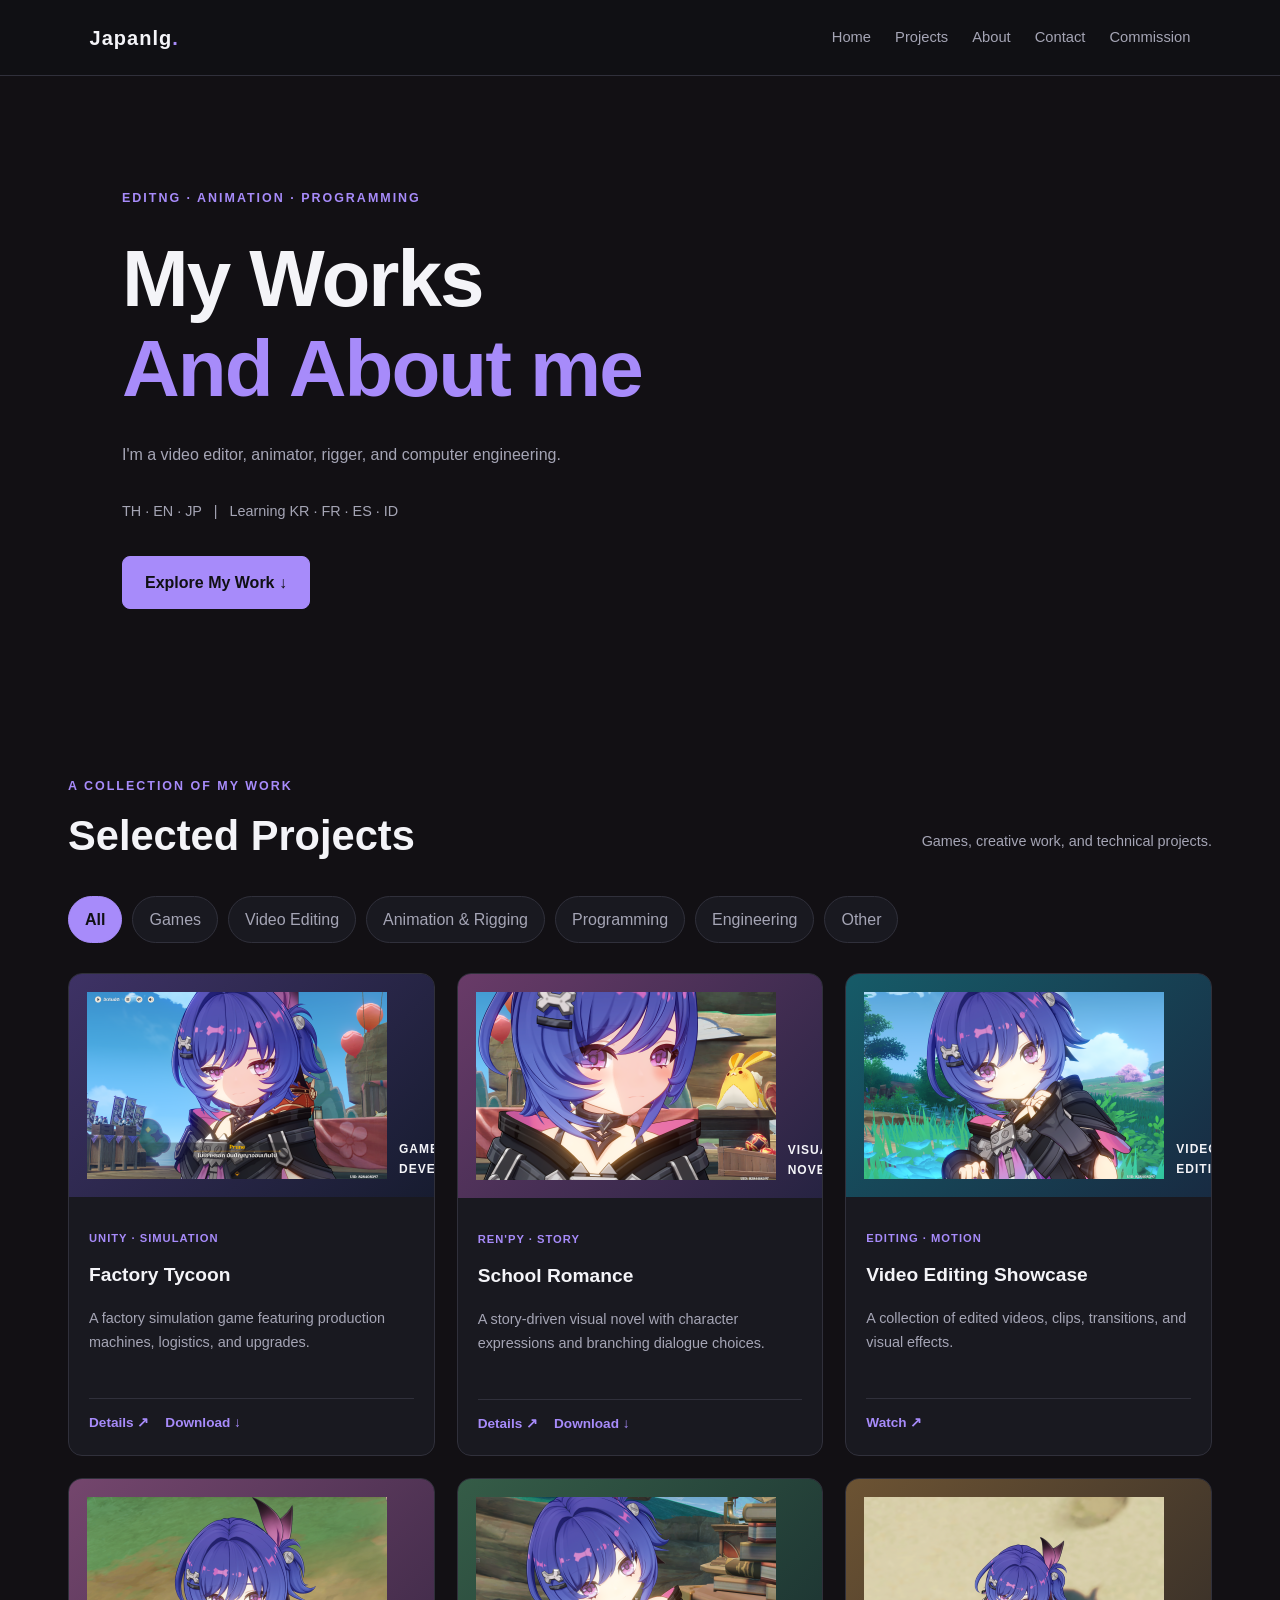
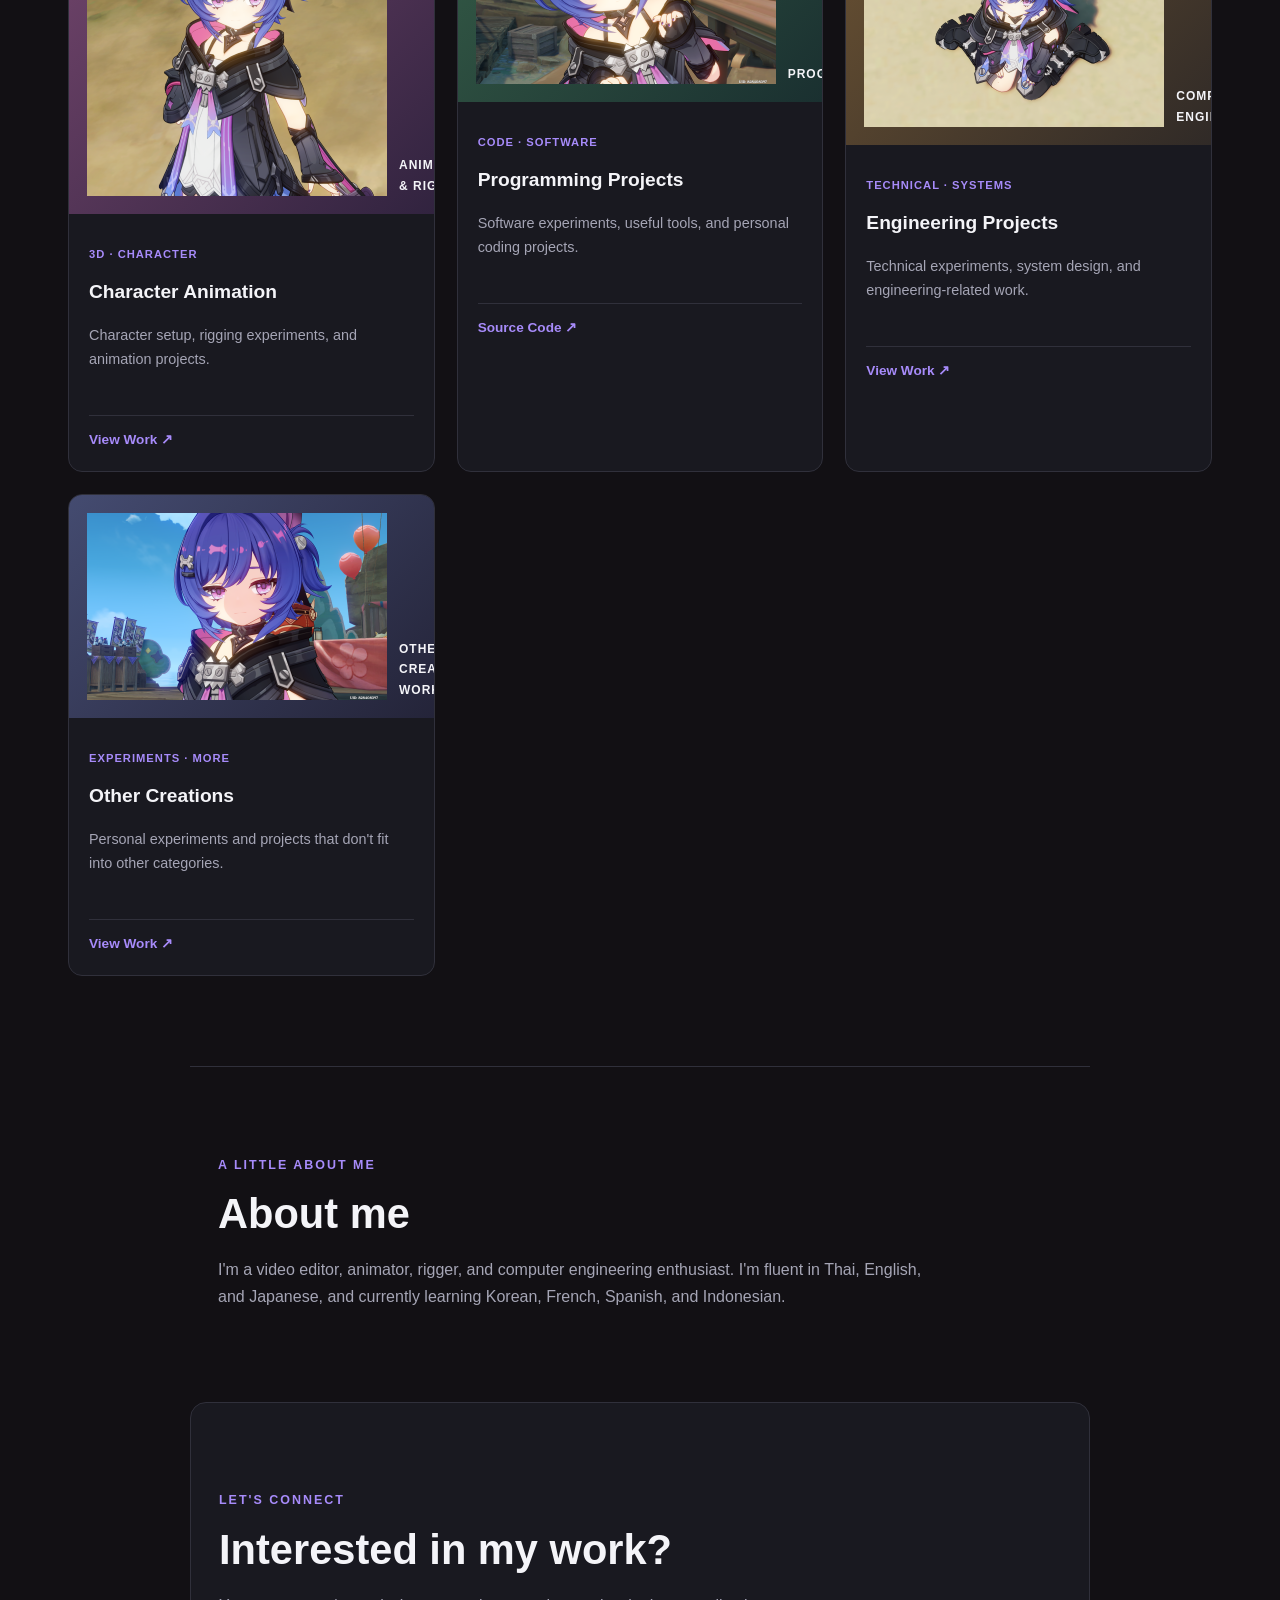
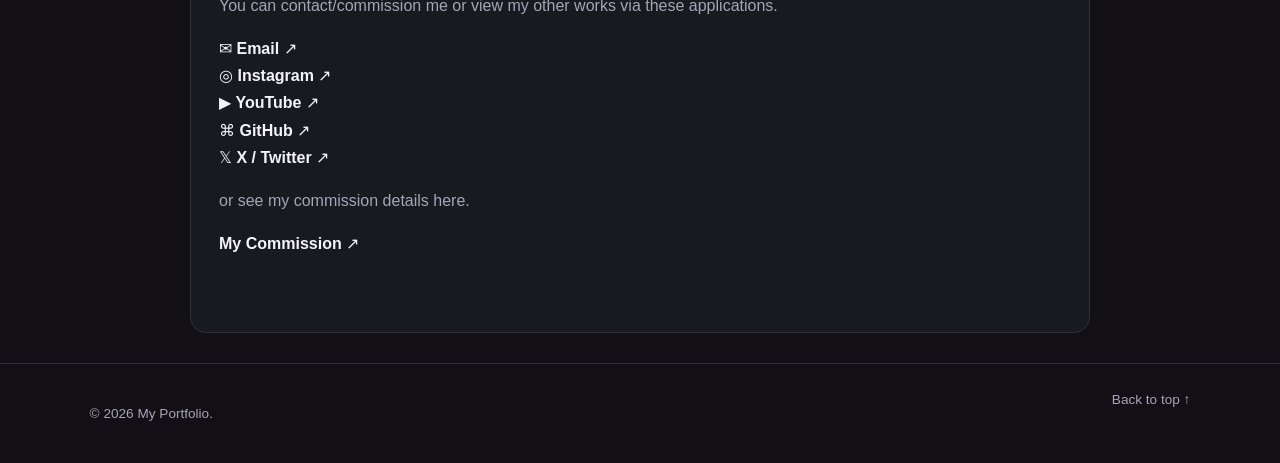
<file: index.html>
<!DOCTYPE html>

<html lang="en">
<head>
    <meta charset="UTF-8">
    <meta name="viewport" content="width=device-width, initial-scale=1.0">

    <meta name="description"
          content="Personal portfolio showcasing games, video editing, animation, rigging, and programming projects.">

    <meta name="theme-color" content="#101014">

    <title>Japanlg Hub</title>

    <link rel="stylesheet" href="style.css">
    <script src="script.js" defer></script>
</head>

<body>

    <!-- Navigation -->
    <header class="navbar">
        <a class="logo" href="#home">Japanlg<span>.</span></a>

        <nav aria-label="Main navigation">
            <a href="#home">Home</a>
            <a href="#projects">Projects</a>
            <a href="#about">About</a>
            <a href="#contact">Contact</a>
            <a href="commission.html">Commission</a>
        </nav>
    </header>

    <main>

        <!-- Hero / Introduction -->
        <section class="hero" id="home">
            <p class="eyebrow">Editng · Animation · Programming</p>

            <h1>
                My Works<br>
                <span>And About me</span>
            </h1>

            <p class="hero-description">
                I'm a video editor, animator, rigger, and computer
                engineering.
            </p>

            <p class="languages">
                TH · EN · JP &nbsp; | &nbsp; Learning KR · FR · ES · ID
            </p>

            <a class="primary-button" href="#projects">
                Explore My Work ↓
            </a>
        </section>

        <!-- Projects -->
        <section class="projects-section" id="projects">

            <div class="section-heading">
                <div>
                    <p class="eyebrow">A COLLECTION OF MY WORK</p>
                    <h2>Selected Projects</h2>
                </div>

                <p class="section-description">
                    Games, creative work, and technical projects.
                </p>
            </div>

            <!-- Filter buttons -->
            <div class="filters" aria-label="Filter projects">
                <button class="filter-button active"
                        data-filter="all"
                        aria-pressed="true">
                    All
                </button>

                <button class="filter-button"
                        data-filter="game"
                        aria-pressed="false">
                    Games
                </button>

                <button class="filter-button"
                        data-filter="video"
                        aria-pressed="false">
                    Video Editing
                </button>

                <button class="filter-button"
                        data-filter="animation"
                        aria-pressed="false">
                    Animation & Rigging
                </button>

                <button class="filter-button"
                        data-filter="code"
                        aria-pressed="false">
                    Programming
                </button>

                <button class="filter-button"
                        data-filter="engineering"
                        aria-pressed="false">
                    Engineering
                </button>

                <button class="filter-button"
                        data-filter="other"
                        aria-pressed="false">
                    Other
                </button>
            </div>

            <!-- Project cards -->
            <div class="project-grid" id="project-grid">

                <article class="project-card" data-category="game">
                    <div class="project-art art-game">
                        <img src="images/aa (1).png"
                            alt="Factory Tycoon game">
                        <span>GAME DEVELOPMENT</span>
                        <strong>01</strong>
                    </div>

                    <div class="project-info">
                        <p class="project-category">UNITY · SIMULATION</p>
                        <h3>Factory Tycoon</h3>
                        <p>
                            A factory simulation game featuring
                            production machines, logistics, and upgrades.
                        </p>
                        <div class="project-links">
                            <a href="#contact">Details ↗</a>
                            <a href="downloads/factory-tycoon.zip"
                               download>Download ↓</a>
                        </div>
                    </div>
                </article>

                <article class="project-card" data-category="game">
                    <div class="project-art art-visual-novel">
                        <img src="images/aa (2).png"
                            alt="School Romance visual novel">
                        <span>VISUAL NOVEL</span>
                        <strong>02</strong>
                    </div>

                    <div class="project-info">
                        <p class="project-category">REN'PY · STORY</p>
                        <h3>School Romance</h3>
                        <p>
                            A story-driven visual novel with character
                            expressions and branching dialogue choices.
                        </p>
                        <div class="project-links">
                            <a href="#contact">Details ↗</a>
                            <a href="downloads/school-romance.zip"
                               download>Download ↓</a>
                        </div>
                    </div>
                </article>

                <article class="project-card" data-category="video">
                    <div class="project-art art-video">
                        <img src="images/aa (3).png"
                            alt="Video editing showcase">
                        <span>VIDEO EDITING</span>
                        <strong>03</strong>
                    </div>

                    <div class="project-info">
                        <p class="project-category">EDITING · MOTION</p>
                        <h3>Video Editing Showcase</h3>
                        <p>
                            A collection of edited videos, clips,
                            transitions, and visual effects.
                        </p>
                        <div class="project-links">
                            <a href="#contact">Watch ↗</a>
                        </div>
                    </div>
                </article>

                <article class="project-card" data-category="animation">
                    <div class="project-art art-animation">
                        <img src="images/aa (4).png"
                            alt="Character animation and rigging">
                        <span>ANIMATION & RIGGING</span>
                        <strong>04</strong>
                    </div>

                    <div class="project-info">
                        <p class="project-category">3D · CHARACTER</p>
                        <h3>Character Animation</h3>
                        <p>
                            Character setup, rigging experiments,
                            and animation projects.
                        </p>
                        <div class="project-links">
                            <a href="#contact">View Work ↗</a>
                        </div>
                    </div>
                </article>

                <article class="project-card" data-category="code">
                    <div class="project-art art-code">
                        <img src="images/aa (5).png"
                            alt="Programming projects">
                        <span>PROGRAMMING</span>
                        <strong>05</strong>
                    </div>

                    <div class="project-info">
                        <p class="project-category">CODE · SOFTWARE</p>
                        <h3>Programming Projects</h3>
                        <p>
                            Software experiments, useful tools,
                            and personal coding projects.
                        </p>
                        <div class="project-links">
                            <a href="#contact">Source Code ↗</a>
                        </div>
                    </div>
                </article>

                <article class="project-card" data-category="engineering">
                    <div class="project-art art-engineering">
                        <img src="images/aa (6).png"
                            alt="Computer engineering projects">
                        <span>COMPUTER ENGINEERING</span>
                        <strong>06</strong>
                    </div>

                    <div class="project-info">
                        <p class="project-category">TECHNICAL · SYSTEMS</p>
                        <h3>Engineering Projects</h3>
                        <p>
                            Technical experiments, system design,
                            and engineering-related work.
                        </p>
                        <div class="project-links">
                            <a href="#contact">View Work ↗</a>
                        </div>
                    </div>
                </article>

                <article class="project-card" data-category="other">
                    <div class="project-art art-other">
                        <img src="images/aa (7).png"
                            alt="Other creative projects">
                        <span>OTHER CREATIVE WORK</span>
                        <strong>07</strong>
                    </div>

                    <div class="project-info">
                        <p class="project-category">EXPERIMENTS · MORE</p>
                        <h3>Other Creations</h3>
                        <p>
                            Personal experiments and projects
                            that don't fit into other categories.
                        </p>
                        <div class="project-links">
                            <a href="#contact">View Work ↗</a>
                        </div>
                    </div>
                </article>

            </div>

            <p class="empty-message" id="empty-message" hidden>
                No projects in this category yet.
            </p>

        </section>

        <!-- About -->
        <section class="about-section" id="about">
            <p class="eyebrow">A LITTLE ABOUT ME</p>
            <h2>About me</h2>

            <p>
                I'm a video editor, animator, rigger, and computer
                engineering enthusiast. I'm fluent in Thai, English,
                and Japanese, and currently learning Korean, French,
                Spanish, and Indonesian.
            </p>
        </section>

        <!-- Contact -->
        <section class="contact-section" id="contact">
            <p class="eyebrow">LET'S CONNECT</p>
            <h2>Interested in my work?</h2>

            <p>
                You can contact/commission me or view my other works via these applications.
            </p>

            <div class="contact-links">

        <!-- Email -->
        <a class="contact-card"
           href="mailto:japanlg55@gmail.com">
            <span class="contact-icon">✉</span>
            <span class="contact-text">
                <strong>Email</strong>
            </span>
            <span class="contact-arrow">↗</span>
        </a>
        <br>

        <a class="contact-card"
           href="https://www.instagram.com/japanlg/"
           target="_blank"
           rel="noopener noreferrer">
            <span class="contact-icon">◎</span>
            <span class="contact-text">
                <strong>Instagram</strong>
            </span>
            <span class="contact-arrow">↗</span>
        </a>
        <br>

        <a class="contact-card"
           href="https://www.youtube.com/@bokunoTL"
           target="_blank"
           rel="noopener noreferrer">
            <span class="contact-icon">▶</span>
            <span class="contact-text">
                <strong>YouTube</strong>
            </span>
            <span class="contact-arrow">↗</span>
        </a>
        <br>

        <a class="contact-card"
           href="https://github.com/Furoshii"
           target="_blank"
           rel="noopener noreferrer">
            <span class="contact-icon">⌘</span>
            <span class="contact-text">
                <strong>GitHub</strong>
            </span>
            <span class="contact-arrow">↗</span>
        </a>
        <br>

        <a class="contact-card"
           href="https://x.com/japanlg2"
           target="_blank"
           rel="noopener noreferrer">
            <span class="contact-icon">𝕏</span>
            <span class="contact-text">
                <strong>X / Twitter</strong>
            </span>
            <span class="contact-arrow">↗</span>
        </a>

    </div>

        <p>
            or see my commission details here.
        </p>
    
    <div>
        <a class="contact-card"
           href="commission.html"
           target="_blank"
           rel="noopener noreferrer">
            <span class="contact-text">
                <strong>My Commission</strong>
            </span>
            <span class="contact-arrow">↗</span>
        </a>

    </div>
        </section>

    </main>

    <footer>
        <p>© <span id="current-year"></span> My Portfolio.</p>
        <a href="#home">Back to top ↑</a>
    </footer>

</body>
</html>
</file>
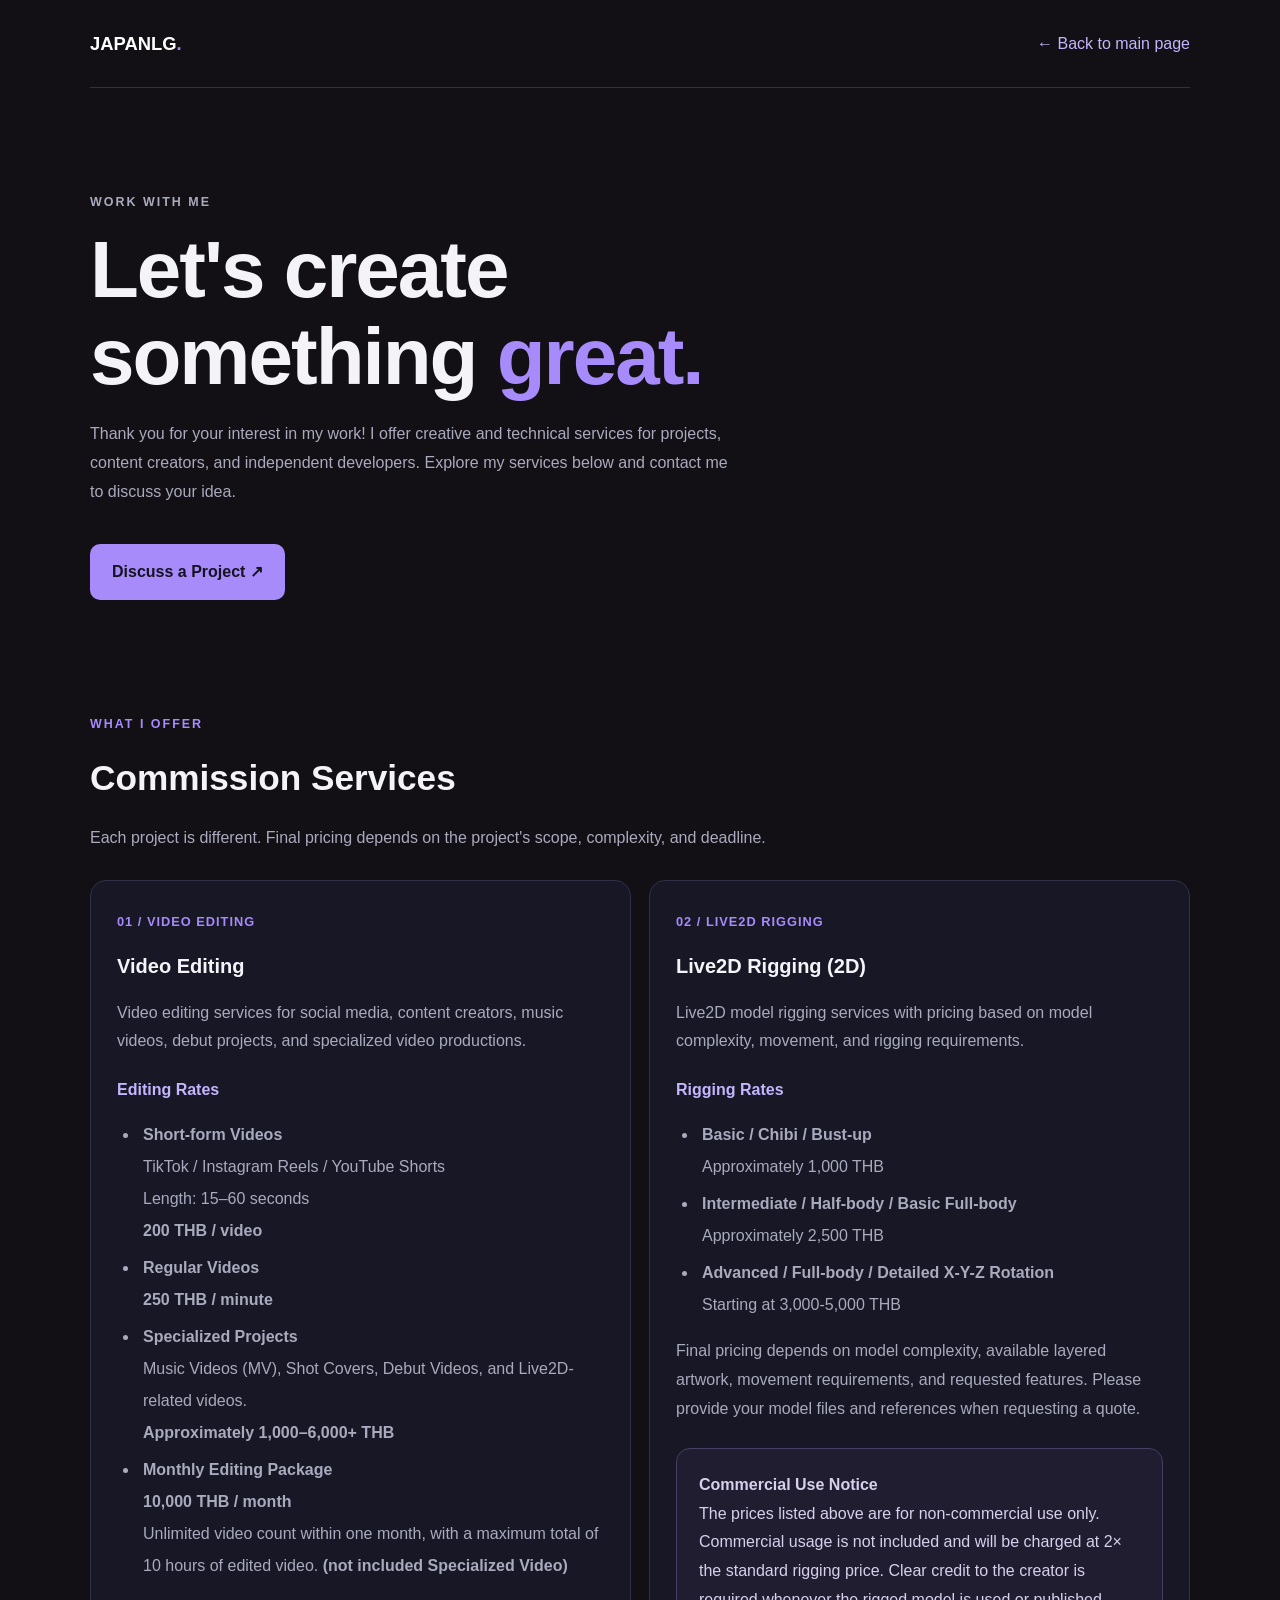
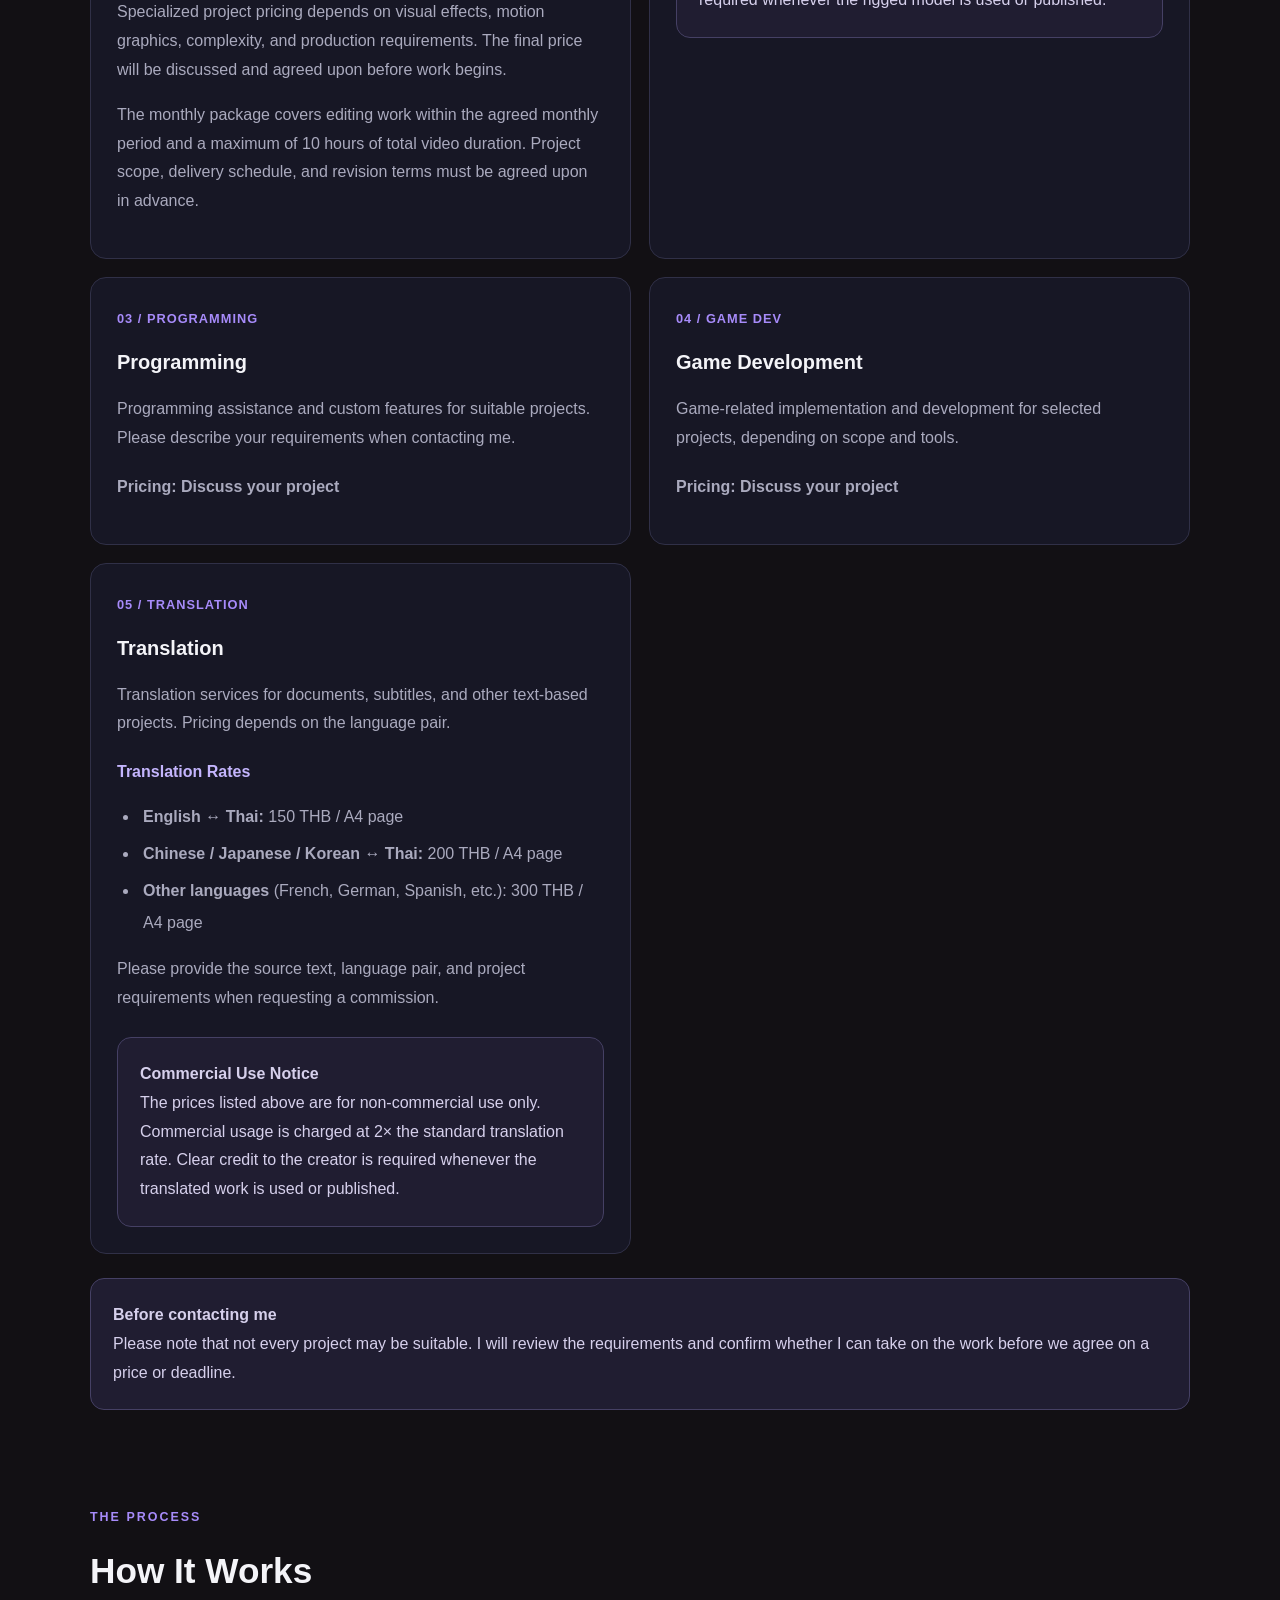
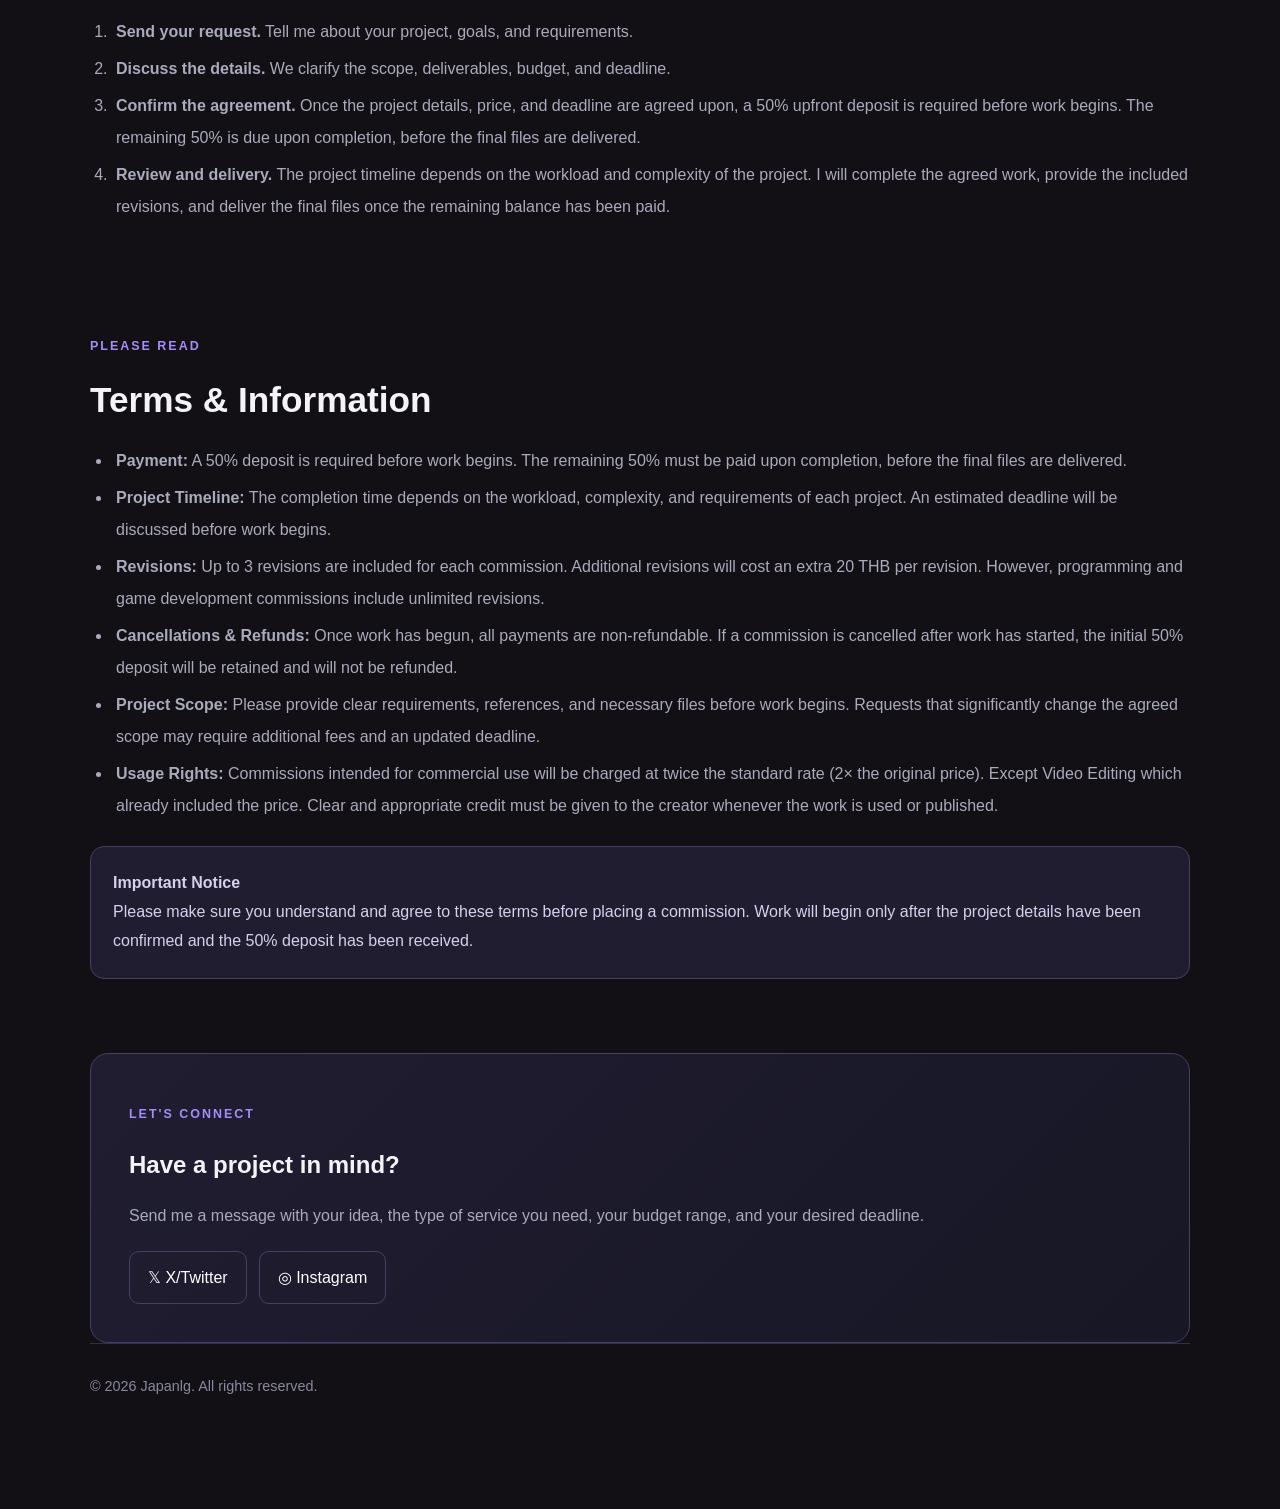
<file: commission.html>
<!DOCTYPE html>
<html lang="en">
<head>
    <meta charset="UTF-8">
    <meta name="viewport" content="width=device-width, initial-scale=1.0">

    <title>Commission | Japanlg Portfolio</title>
    <meta
        name="description"
        content="Commission information, services, workflow, and contact details."
    >

    <link rel="stylesheet" href="style.css">

    <!-- Commission page styles -->
    <style>
        .commission-page {
            max-width: 1100px;
            width: 90%;
            margin: 0 auto;
            padding-bottom: 80px;
        }

        .commission-nav {
            display: flex;
            justify-content: space-between;
            align-items: center;
            gap: 20px;
            padding: 28px 0;
            border-bottom: 1px solid #303047;
        }

        .commission-logo {
            color: #ffffff;
            font-weight: 800;
            font-size: 1.15rem;
            text-decoration: none;
        }

        .commission-back {
            color: #c4b5fd;
            text-decoration: none;
        }

        .commission-back:hover {
            color: #ffffff;
        }

        .commission-hero {
            padding: 90px 0 60px;
            max-width: 780px;
        }

        .commission-hero h1 {
            margin: 14px 0 20px;
            font-size: clamp(2.5rem, 7vw, 5rem);
            line-height: 1.08;
            letter-spacing: -2px;
        }

        .commission-hero h1 span {
            color: #a78bfa;
        }

        .commission-hero p {
            max-width: 650px;
            color: #aaaabe;
            line-height: 1.8;
        }

        .commission-button {
            display: inline-block;
            margin-top: 22px;
            padding: 14px 22px;
            border-radius: 10px;
            background: #a78bfa;
            color: #151321;
            font-weight: 700;
            text-decoration: none;
            transition: transform 0.2s, background 0.2s;
        }

        .commission-button:hover {
            transform: translateY(-3px);
            background: #c4b5fd;
        }

        .commission-section {
            padding: 42px 0;
        }

        .commission-section h2 {
            margin: 0 0 12px;
            font-size: clamp(1.6rem, 4vw, 2.2rem);
        }

        .commission-muted {
            color: #aaaabe;
            line-height: 1.8;
        }

        .commission-grid {
            display: grid;
            grid-template-columns: repeat(2, minmax(0, 1fr));
            gap: 18px;
            margin-top: 28px;
        }

        .commission-card {
            padding: 26px;
            border: 1px solid #303047;
            border-radius: 16px;
            background: #171725;
        }

        .commission-card .service-number {
            color: #a78bfa;
            font-size: 0.8rem;
            font-weight: 800;
            letter-spacing: 1px;
        }

        .commission-card h3 {
            margin: 14px 0 10px;
            font-size: 1.25rem;
        }

        .commission-card p {
            color: #aaaabe;
            line-height: 1.8;
        }

        .commission-price {
            margin-top: 20px;
            color: #c4b5fd;
            font-weight: 700;
        }

        .commission-list {
            padding-left: 22px;
            color: #aaaabe;
            line-height: 2;
        }

        .commission-list li {
            padding-left: 4px;
            margin-bottom: 5px;
        }

        .commission-notice {
            margin-top: 24px;
            padding: 22px;
            border: 1px solid #454064;
            border-radius: 14px;
            background: #201d31;
            color: #d6d0ec;
            line-height: 1.8;
        }

        .commission-contact {
            margin-top: 32px;
            padding: 38px;
            border: 1px solid #454064;
            border-radius: 18px;
            background: linear-gradient(135deg, #201d31, #171725);
        }

        .commission-contact h2 {
            margin-bottom: 12px;
        }

        .commission-contact-links {
            display: flex;
            flex-wrap: wrap;
            gap: 12px;
            margin-top: 20px;
        }

        .commission-contact-links a {
            display: inline-block;
            padding: 12px 18px;
            border: 1px solid #454064;
            border-radius: 10px;
            color: #ffffff;
            text-decoration: none;
        }

        .commission-contact-links a:hover {
            border-color: #a78bfa;
            background: #292442;
        }

        .commission-footer {
            padding: 30px 0;
            border-top: 1px solid #303047;
            color: #88889f;
            font-size: 0.9rem;
            text-align: center;
        }

        @media (max-width: 650px) {
            .commission-grid {
                grid-template-columns: 1fr;
            }

            .commission-hero {
                padding-top: 60px;
            }

            .commission-contact {
                padding: 25px;
            }
        }
        
    </style>
</head>

<body>
    <main class="commission-page">

        <!-- Navigation -->
        <nav class="commission-nav">
            <a class="commission-logo" href="index.html">
                JAPANLG<span style="color:#a78bfa">.</span>
            </a>

            <a class="commission-back" href="index.html">
                ← Back to main page
            </a>
        </nav>

        <!-- Hero -->
        <header class="commission-hero">
            <p class="eyebrow">WORK WITH ME</p>

            <h1>
                Let's create<br>
                something <span>great.</span>
            </h1>

            <p>
                Thank you for your interest in my work!
                I offer creative and technical services for projects,
                content creators, and independent developers.
                Explore my services below and contact me to discuss your idea.
            </p>

            <a class="commission-button" href="#contact">
                Discuss a Project ↗
            </a>
        </header>

        <!-- Services -->
        <section class="commission-section" id="services">
            <p class="eyebrow">WHAT I OFFER</p>
            <h2>Commission Services</h2>

            <p class="commission-muted">
                Each project is different. Final pricing depends on the
                project's scope, complexity, and deadline.
            </p>

            <div class="commission-grid">

                <article class="commission-card">
                    <span class="service-number">01 / VIDEO EDITING</span>
                    <h3>Video Editing</h3>

                    <p>
                        Video editing services for social media, content creators,
                        music videos, debut projects, and specialized video productions.
                    </p>

                    <div class="commission-price">
                        <strong>Editing Rates</strong>
                    </div>

                    <ul class="commission-list">
                        <li>
                            <strong>Short-form Videos</strong><br>
                            TikTok / Instagram Reels / YouTube Shorts<br>
                            Length: 15–60 seconds<br>
                            <strong>200 THB / video</strong>
                        </li>

                        <li>
                            <strong>Regular Videos</strong><br>
                            <strong>250 THB / minute</strong>
                        </li>

                        <li>
                            <strong>Specialized Projects</strong><br>
                            Music Videos (MV), Shot Covers, Debut Videos,
                            and Live2D-related videos.<br>
                            <strong>Approximately 1,000–6,000+ THB</strong>
                        </li>

                        <li>
                            <strong>Monthly Editing Package</strong><br>
                            <strong>10,000 THB / month</strong><br>
                            Unlimited video count within one month,
                            with a maximum total of 10 hours of edited video.
                            <strong>(not included Specialized Video)</strong>
                        </li>
                    </ul>

                    <p class="commission-muted">
                        Specialized project pricing depends on visual effects,
                        motion graphics, complexity, and production requirements.
                        The final price will be discussed and agreed upon before work begins.
                    </p>

                    <p class="commission-muted">
                        The monthly package covers editing work within the agreed
                        monthly period and a maximum of 10 hours of total video duration.
                        Project scope, delivery schedule, and revision terms must be
                        agreed upon in advance.
                    </p>
                </article>

                <article class="commission-card">
                    <span class="service-number">02 / LIVE2D RIGGING</span>
                    <h3>Live2D Rigging (2D)</h3>

                    <p>
                        Live2D model rigging services with pricing based on
                        model complexity, movement, and rigging requirements.
                    </p>

                    <div class="commission-price">
                        <strong>Rigging Rates</strong>
                    </div>

                    <ul class="commission-list">
                        <li>
                            <strong>Basic / Chibi / Bust-up</strong><br>
                            Approximately 1,000 THB
                        </li>

                        <li>
                            <strong>Intermediate / Half-body / Basic Full-body</strong><br>
                            Approximately 2,500 THB
                        </li>

                        <li>
                            <strong>Advanced / Full-body / Detailed X-Y-Z Rotation</strong><br>
                            Starting at 3,000-5,000 THB
                        </li>
                    </ul>

                    <p class="commission-muted">
                        Final pricing depends on model complexity, available
                        layered artwork, movement requirements, and requested features.
                        Please provide your model files and references when requesting a quote.
                    </p>

                    <div class="commission-notice">
                        <strong>Commercial Use Notice</strong><br>
                        The prices listed above are for non-commercial use only.
                        Commercial usage is not included and will be charged at
                        2× the standard rigging price.
                        Clear credit to the creator is required whenever the
                        rigged model is used or published.
                    </div>
                </article>

                <article class="commission-card">
                    <span class="service-number">03 / PROGRAMMING</span>
                    <h3>Programming</h3>
                    <p>
                        Programming assistance and custom features for
                        suitable projects. Please describe your requirements
                        when contacting me.
                    </p>
                    <p class="commission-price">
                        Pricing: Discuss your project
                    </p>
                </article>

                <article class="commission-card">
                    <span class="service-number">04 / GAME DEV</span>
                    <h3>Game Development</h3>
                    <p>
                        Game-related implementation and development
                        for selected projects, depending on scope and tools.
                    </p>
                    <p class="commission-price">
                        Pricing: Discuss your project
                    </p>
                </article>

                <article class="commission-card">
                    <span class="service-number">05 / TRANSLATION</span>
                    <h3>Translation</h3>

                    <p>
                        Translation services for documents, subtitles, and other
                        text-based projects. Pricing depends on the language pair.
                    </p>

                    <div class="commission-price">
                        <strong>Translation Rates</strong>
                    </div>

                    <ul class="commission-list">
                        <li>
                            <strong>English ↔ Thai:</strong>
                            150 THB / A4 page
                        </li>
                        <li>
                            <strong>Chinese / Japanese / Korean ↔ Thai:</strong>
                            200 THB / A4 page
                        </li>
                        <li>
                            <strong>Other languages</strong>
                            (French, German, Spanish, etc.):
                            300 THB / A4 page
                        </li>
                    </ul>

                    <p class="commission-muted">
                        Please provide the source text, language pair, and
                        project requirements when requesting a commission.
                    </p>

                    <div class="commission-notice">
                        <strong>Commercial Use Notice</strong><br>
                        The prices listed above are for non-commercial use only.
                        Commercial usage is charged at 2× the standard translation rate.
                        Clear credit to the creator is required whenever the
                        translated work is used or published.
                    </div>
                </article>

            </div>

            <div class="commission-notice">
                <strong>Before contacting me</strong><br>
                Please note that not every project may be suitable.
                I will review the requirements and confirm whether I can
                take on the work before we agree on a price or deadline.
            </div>
        </section>

        <!-- Workflow -->
        <section class="commission-section" id="workflow">
            <p class="eyebrow">THE PROCESS</p>
            <h2>How It Works</h2>

            <ol class="commission-list">
                <li>
                    <strong>Send your request.</strong>
                    Tell me about your project, goals, and requirements.
                </li>
                <li>
                    <strong>Discuss the details.</strong>
                    We clarify the scope, deliverables, budget, and deadline.
                </li>
                <li>
                    <strong>Confirm the agreement.</strong>
                    Once the project details, price, and deadline are agreed upon, a 50% upfront deposit is required before work begins. The remaining 50% is due upon completion, before the final files are delivered.
                </li>
                <li>
                    <strong>Review and delivery.</strong>
                    The project timeline depends on the workload and complexity of the project. I will complete the agreed work, provide the included revisions, and deliver the final files once the remaining balance has been paid.
                </li>
            </ol>
        </section>

<!-- Terms -->
<section class="commission-section" id="terms">
    <p class="eyebrow">PLEASE READ</p>
    <h2>Terms & Information</h2>

    <ul class="commission-list">
        <li>
            <strong>Payment:</strong>
            A 50% deposit is required before work begins.
            The remaining 50% must be paid upon completion,
            before the final files are delivered.
        </li>

        <li>
            <strong>Project Timeline:</strong>
            The completion time depends on the workload,
            complexity, and requirements of each project.
            An estimated deadline will be discussed before work begins.
        </li>

        <li>
            <strong>Revisions:</strong>
            Up to 3 revisions are included for each commission.
            Additional revisions will cost an extra 20 THB per revision.
            However, programming and game development commissions
            include unlimited revisions.
        </li>

        <li>
            <strong>Cancellations & Refunds:</strong>
            Once work has begun, all payments are non-refundable.
            If a commission is cancelled after work has started,
            the initial 50% deposit will be retained and will not be refunded.
        </li>

        <li>
            <strong>Project Scope:</strong>
            Please provide clear requirements, references, and
            necessary files before work begins. Requests that
            significantly change the agreed scope may require
            additional fees and an updated deadline.
        </li>

        <li>
            <strong>Usage Rights:</strong>
            Commissions intended for commercial use will be charged
            at twice the standard rate (2× the original price).
            Except Video Editing which already included the price.
            Clear and appropriate credit must be given to the creator
            whenever the work is used or published.
        </li>

    </ul>

    <div class="commission-notice">
        <strong>Important Notice</strong><br>
        Please make sure you understand and agree to these terms
        before placing a commission. Work will begin only after
        the project details have been confirmed and the 50% deposit
        has been received.
    </div>
</section>

        <!-- Contact -->
        <section class="commission-contact" id="contact">
            <p class="eyebrow">LET'S CONNECT</p>
            <h2>Have a project in mind?</h2>

            <p class="commission-muted">
                Send me a message with your idea, the type of service you need,
                your budget range, and your desired deadline.
            </p>

            <div class="commission-contact-links">
                <a href="https://x.com/japanlg2">
                    𝕏 X/Twitter
                </a>

                <a href="https://www.instagram.com/japanlg/"
                   target="_blank"
                   rel="noopener noreferrer">
                    ◎ Instagram
                </a>
            </div>
        </section>

        <footer class="commission-footer">
            © 2026 Japanlg. All rights reserved.
        </footer>

    </main>
</body>
</html>
</file>
<file: style.css>
/* ===== 1. Global settings ===== */
:root {
    --background: #121014;
    --surface: #191920;
    --surface-hover: #22222d;
    --text: #f4f4f8;
    --muted: #a5a5b5;
    --accent: #a78bfa;
    --border: #30303b;
}

* {
    box-sizing: border-box;
}

html {
    scroll-behavior: smooth;
    scroll-padding-top: 90px;
}

body {
    margin: 0;
    background: var(--background);
    color: var(--text);
    font-family: "Segoe UI", Arial, sans-serif;
    line-height: 1.7;
}

a {
    color: inherit;
    text-decoration: none;
}

button {
    font: inherit;
}

button:focus-visible,
a:focus-visible {
    outline: 2px solid var(--accent);
    outline-offset: 4px;
}

::selection {
    background: var(--accent);
    color: #101014;
}

/* ===== 2. Navigation ===== */
.navbar {
    min-height: 76px;
    padding: 16px 7%;
    display: flex;
    justify-content: space-between;
    align-items: center;
    gap: 24px;
    border-bottom: 1px solid var(--border);
    background: rgba(16, 16, 20, 0.96);
}

.logo {
    font-size: 1.25rem;
    font-weight: 800;
    letter-spacing: 1px;
}

.logo span {
    color: var(--accent);
}

.navbar nav {
    display: flex;
    flex-wrap: wrap;
    gap: 24px;
}

.navbar nav a {
    color: var(--muted);
    font-size: 0.92rem;
    transition: color 0.2s;
}

.navbar nav a:hover {
    color: var(--accent);
}

/* ===== 3. Hero section ===== */
.hero {
    max-width: 1100px;
    min-height: 470px;
    margin: auto;
    padding: 100px 32px 90px;
    display: flex;
    flex-direction: column;
    align-items: flex-start;
    justify-content: center;
}

.eyebrow {
    color: var(--accent);
    font-size: 0.78rem;
    font-weight: 700;
    letter-spacing: 2px;
    text-transform: uppercase;
}

.hero h1 {
    margin: 12px 0;
    font-size: clamp(2.6rem, 7vw, 5rem);
    line-height: 1.12;
    letter-spacing: -2px;
}

.hero h1 span {
    color: var(--accent);
}

.hero-description {
    max-width: 650px;
    color: var(--muted);
}

.languages {
    color: var(--muted);
    font-size: 0.9rem;
}

.primary-button {
    display: inline-block;
    margin-top: 18px;
    padding: 12px 22px;
    border: 1px solid var(--accent);
    border-radius: 8px;
    background: var(--accent);
    color: #101014;
    font-weight: 700;
    transition: transform 0.2s, background 0.2s;
}

.primary-button:hover {
    transform: translateY(-2px);
    background: #c4b5fd;
}

/* ===== 4. Projects section ===== */
.projects-section {
    max-width: 1200px;
    margin: auto;
    padding: 65px 28px 90px;
}

.section-heading {
    display: flex;
    justify-content: space-between;
    align-items: end;
    gap: 24px;
    margin-bottom: 28px;
}

.section-heading h2,
.about-section h2,
.contact-section h2 {
    margin: 6px 0;
    font-size: clamp(1.8rem, 4vw, 2.6rem);
    line-height: 1.25;
}

.section-description {
    color: var(--muted);
    font-size: 0.9rem;
}

.filters {
    display: flex;
    flex-wrap: wrap;
    gap: 10px;
    margin-bottom: 30px;
}

.filter-button {
    padding: 9px 16px;
    border: 1px solid var(--border);
    border-radius: 999px;
    background: var(--surface);
    color: var(--muted);
    cursor: pointer;
    transition: 0.2s;
}

.filter-button:hover {
    border-color: var(--accent);
    color: var(--text);
}

.filter-button.active {
    border-color: var(--accent);
    background: var(--accent);
    color: #101014;
    font-weight: 700;
}

.project-grid {
    display: grid;
    grid-template-columns: repeat(3, minmax(0, 1fr));
    gap: 22px;
}

.project-card {
    min-width: 0;
    overflow: hidden;
    border: 1px solid var(--border);
    border-radius: 14px;
    background: var(--surface);
    transition: transform 0.2s, border-color 0.2s;
}

.project-card:hover {
    transform: translateY(-5px);
    border-color: #6d5c99;
}

.project-art {
    min-height: 175px;
    padding: 18px;
    display: flex;
    justify-content: space-between;
    align-items: flex-end;
    gap: 12px;
    overflow: hidden;
}

.project-art span {
    max-width: 80%;
    font-size: 0.75rem;
    font-weight: 700;
    letter-spacing: 1px;
}

.project-art strong {
    font-size: 2.5rem;
    opacity: 0.55;
}

.art-game {
    background: linear-gradient(135deg, #3e3265, #171c30);
}

.art-visual-novel {
    background: linear-gradient(135deg, #693b68, #262342);
}

.art-video {
    background: linear-gradient(135deg, #165b68, #182b42);
}

.art-animation {
    background: linear-gradient(135deg, #74466d, #31233f);
}

.art-code {
    background: linear-gradient(135deg, #355c47, #1a3030);
}

.art-engineering {
    background: linear-gradient(135deg, #6c5333, #302a27);
}

.art-other {
    background: linear-gradient(135deg, #444b70, #242439);
}

.project-info {
    padding: 20px;
}

.project-category {
    color: var(--accent);
    font-size: 0.7rem;
    font-weight: 700;
    letter-spacing: 1px;
}

.project-info h3 {
    margin: 8px 0;
    font-size: 1.2rem;
}

.project-info > p:not(.project-category) {
    min-height: 78px;
    color: var(--muted);
    font-size: 0.9rem;
}

.project-links {
    display: flex;
    flex-wrap: wrap;
    gap: 16px;
    padding-top: 12px;
    border-top: 1px solid var(--border);
}

.project-links a {
    color: var(--accent);
    font-size: 0.85rem;
    font-weight: 600;
}

.project-links a:hover {
    text-decoration: underline;
}

.empty-message {
    padding: 30px 0;
    color: var(--muted);
}

/* ===== 5. About and contact ===== */
.about-section,
.contact-section {
    max-width: 900px;
    margin: 0 auto;
    padding: 75px 28px;
}

.about-section {
    border-top: 1px solid var(--border);
}

.about-section > p:last-child,
.contact-section > p:not(.eyebrow) {
    max-width: 720px;
    color: var(--muted);
}

.contact-section {
    margin-bottom: 30px;
    border: 1px solid var(--border);
    border-radius: 16px;
    background: var(--surface);
}

.contact-section .primary-button {
    margin-top: 12px;
}

/* ===== 6. Footer ===== */
footer {
    display: flex;
    justify-content: space-between;
    gap: 16px;
    padding: 24px 7%;
    border-top: 1px solid var(--border);
    color: var(--muted);
    font-size: 0.85rem;
}

footer a:hover {
    color: var(--accent);
}

/* ===== 7. Responsive layout ===== */
@media (max-width: 900px) {
    .project-grid {
        grid-template-columns: repeat(2, minmax(0, 1fr));
    }

    .section-heading {
        align-items: flex-start;
        flex-direction: column;
        gap: 8px;
    }
}

@media (max-width: 600px) {
    .navbar {
        align-items: flex-start;
        flex-direction: column;
        padding: 18px 6%;
    }

    .navbar nav {
        gap: 14px;
    }

    .hero {
        min-height: auto;
        padding: 75px 22px;
    }

    .hero h1 {
        letter-spacing: -1px;
    }

    .projects-section {
        padding: 45px 18px 65px;
    }

    .project-grid {
        grid-template-columns: 1fr;
    }

    .project-art {
        min-height: 200px;
    }

    .about-section,
    .contact-section {
        padding: 45px 22px;
    }

    footer {
        padding: 20px;
    }

/* Contact section */
.contact-section {
    padding: 100px 0;
    text-align: center;
}

.contact-description {
    max-width: 600px;
    margin: 16px auto 36px;
    color: #aaaabe;
    line-height: 1.8;
}

.contact-links {
    display: grid;
    grid-template-columns: repeat(2, minmax(0, 1fr));
    gap: 14px;
    max-width: 820px;
    margin: 0 auto;
    text-align: left;
}

.contact-card {
    display: flex;
    align-items: center;
    gap: 16px;
    min-width: 0;
    padding: 20px;
    border: 1px solid #303047;
    border-radius: 14px;
    background: #171725;
    color: #ffffff;
    text-decoration: none;
    transition:
        transform 0.2s ease,
        border-color 0.2s ease,
        background 0.2s ease;
}

.contact-card:hover {
    transform: translateY(-4px);
    border-color: #a78bfa;
    background: #202034;
}

.contact-icon {
    display: grid;
    place-items: center;
    flex-shrink: 0;
    width: 46px;
    height: 46px;
    border-radius: 12px;
    background: #292442;
    color: #c4b5fd;
    font-size: 1.35rem;
}

.contact-text {
    display: flex;
    flex: 1;
    flex-direction: column;
    gap: 5px;
    min-width: 0;
}

.contact-text strong {
    font-size: 1rem;
}

.contact-text small {
    color: #a3a3b8;
    line-height: 1.5;
}

.contact-arrow {
    color: #a78bfa;
    font-size: 1.2rem;
}

/* Mobile layout */
@media (max-width: 600px) {
    .contact-section {
        padding: 70px 0;
    }

    .contact-links {
        grid-template-columns: 1fr;
    }

    .contact-card {
        padding: 16px;
    }
}


.project-art {
    position: relative;
    overflow: hidden;
    height: 220px;
    border-radius: 16px;
}

.project-art img {
    position: absolute;
    inset: 0;
    width: 100%;
    height: 100%;
    object-fit: contain;
    object-position: center top;
    display: block;
}

.project-art span,
.project-art strong {
    position: relative;
    z-index: 1;
}

}
</file>
